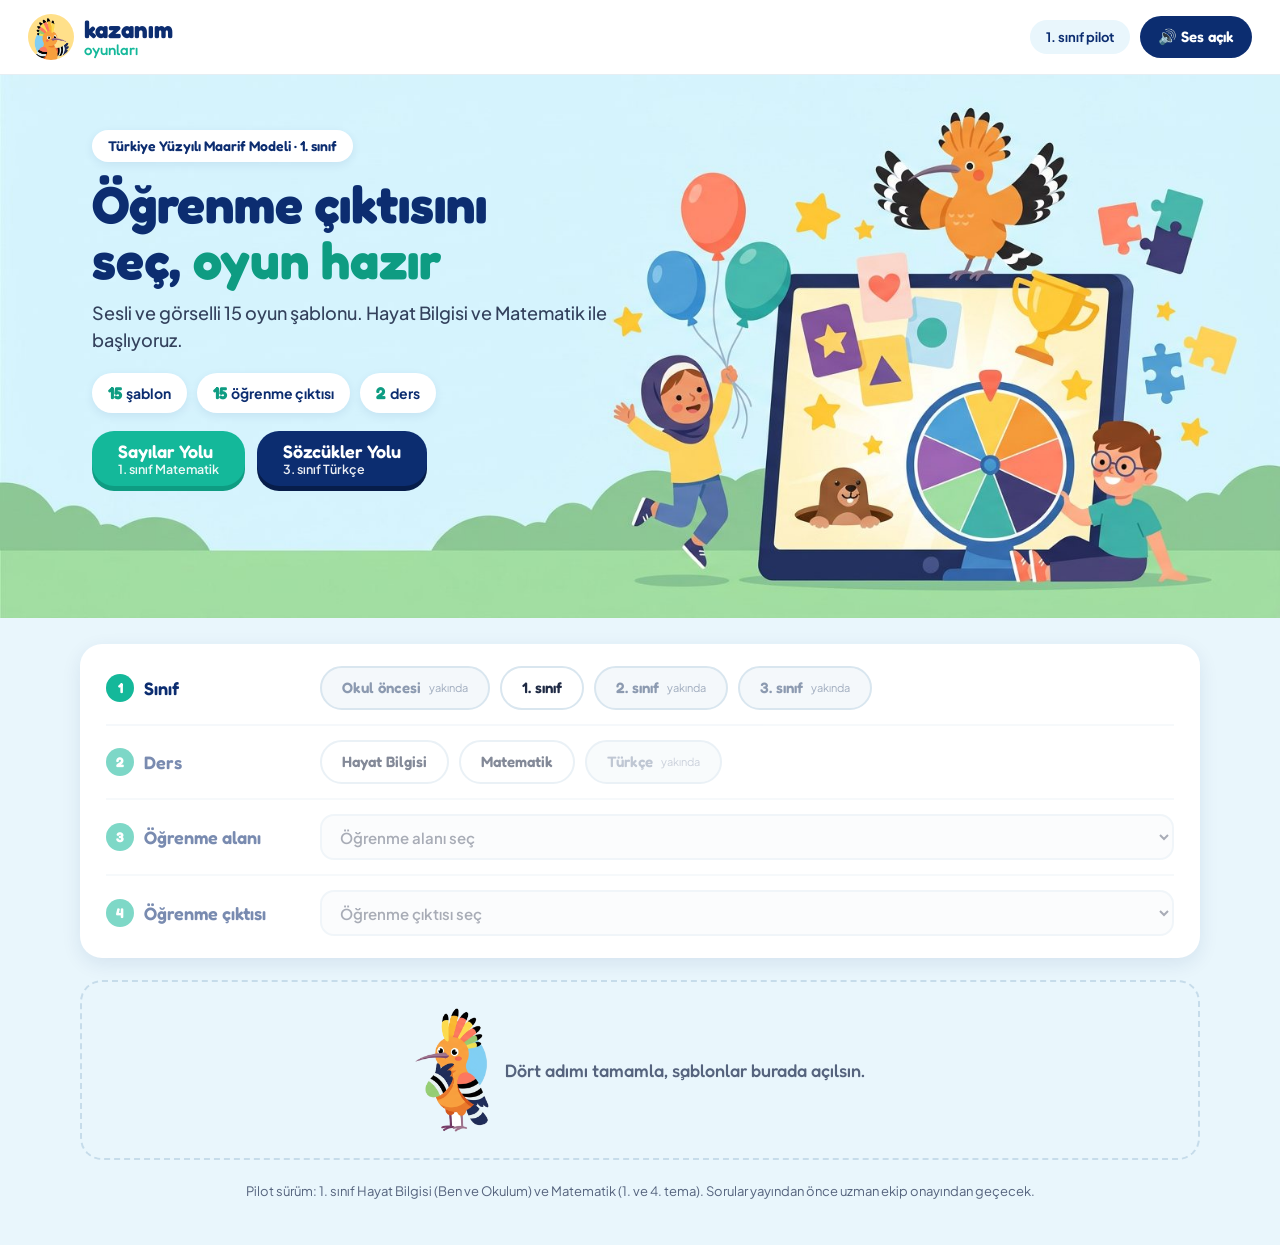
<file: index.html>
<!DOCTYPE html>
<html lang="tr">
<head>
<meta charset="utf-8">
<meta name="viewport" content="width=device-width, initial-scale=1">
<title>Kazanım Oyunları</title>
<meta name="description" content="Türkiye Yüzyılı Maarif Modeli öğrenme çıktılarına göre sesli ve görselli ilkokul oyunları. Pilot sürüm.">
<link rel="preconnect" href="https://fonts.googleapis.com">
<link href="https://fonts.googleapis.com/css2?family=Fredoka:wght@500;600;700&family=Plus+Jakarta+Sans:wght@500;600;700&display=swap" rel="stylesheet">
<link rel="stylesheet" href="style.css?v=11200515">
</head>
<body>
<div id="app"></div>
<script src="assets.js?v=11200515"></script>
<script src="data.js?v=11200515"></script>
<script src="data-mat.js?v=11200515"></script>
<script src="data-extra.js?v=11200515"></script>
<script src="app.js?v=11200515"></script>
</body>
</html>
</file>
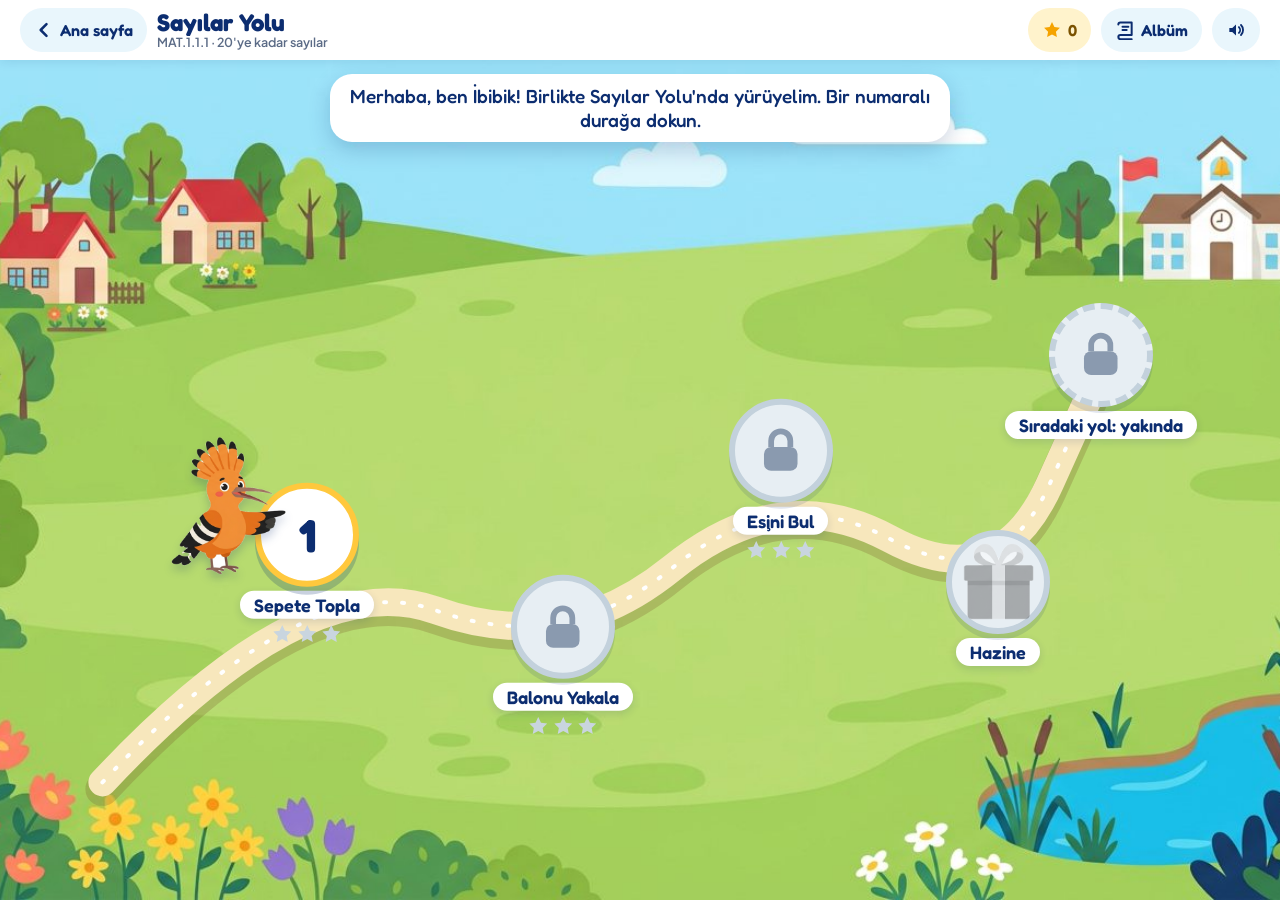
<file: ornek/index.html>
<!DOCTYPE html>
<html lang="tr">
<head>
<meta charset="utf-8">
<meta name="viewport" content="width=device-width, initial-scale=1, viewport-fit=cover">
<title>Sayılar Yolu · Kazanım Oyunları</title>
<meta name="description" content="MAT.1.1.1 için örnek durak: harita, konuşan ibibik, ödül ve üç oyun.">
<link rel="preconnect" href="https://fonts.googleapis.com">
<link href="https://fonts.googleapis.com/css2?family=Fredoka:wght@500;600;700&family=Plus+Jakarta+Sans:wght@500;600;700&display=swap" rel="stylesheet">
<link rel="stylesheet" href="ornek.css?v=11200515">
</head>
<body>
<div id="app"></div>
<script src="yol.js?v=11200515"></script>
<script src="sayilar.js?v=11200515"></script>
</body>
</html>
</file>
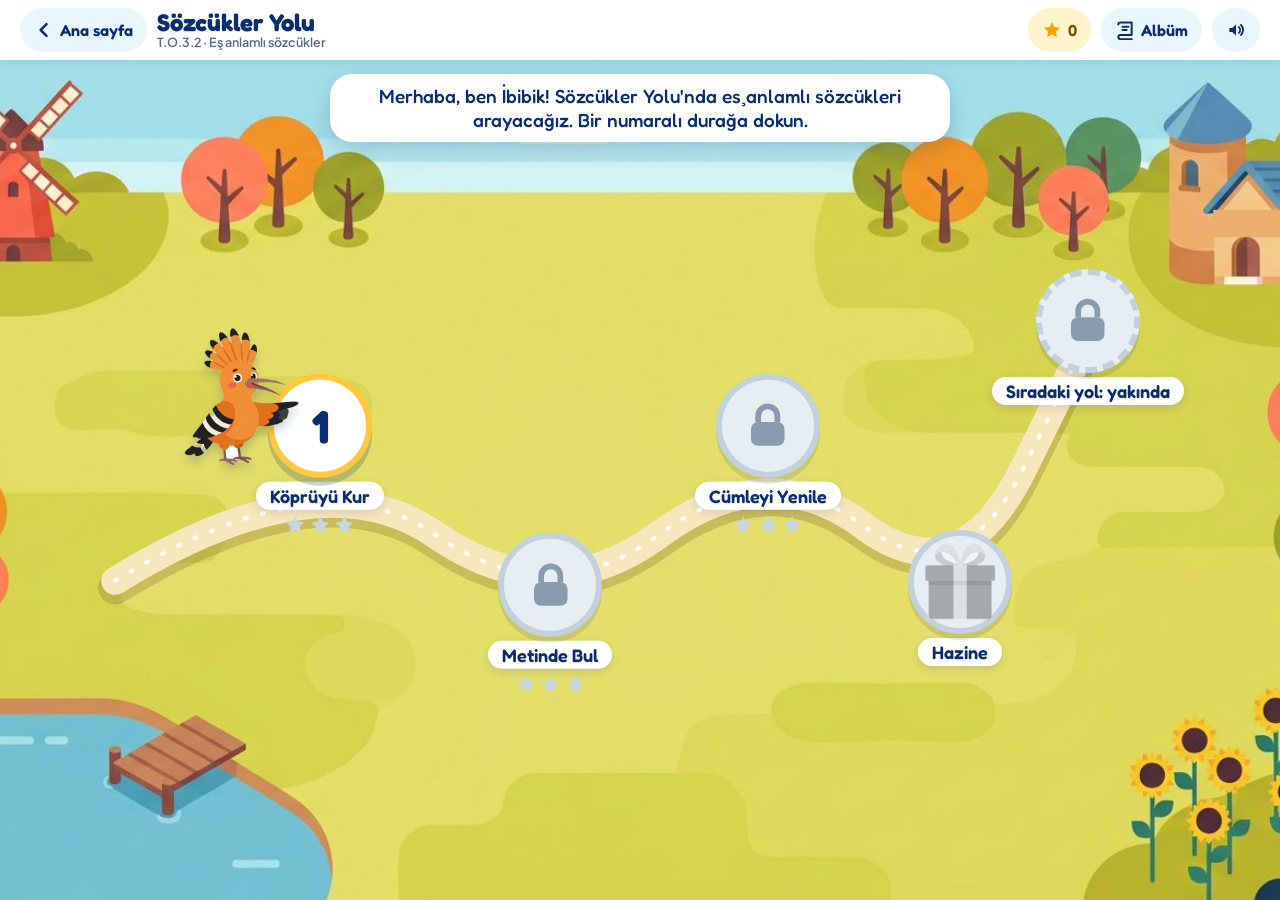
<file: ornek/sozcukler.html>
<!DOCTYPE html>
<html lang="tr">
<head>
<meta charset="utf-8">
<meta name="viewport" content="width=device-width, initial-scale=1, viewport-fit=cover">
<title>Sözcükler Yolu · Kazanım Oyunları</title>
<meta name="description" content="3. sınıf Türkçe, eş anlamlı sözcükler için örnek durak: harita, konuşan ibibik, ödül ve üç oyun.">
<link rel="preconnect" href="https://fonts.googleapis.com">
<link href="https://fonts.googleapis.com/css2?family=Fredoka:wght@500;600;700&family=Plus+Jakarta+Sans:wght@500;600;700&display=swap" rel="stylesheet">
<link rel="stylesheet" href="ornek.css?v=11200515">
</head>
<body>
<div id="app"></div>
<script src="yol.js?v=11200515"></script>
<script src="sozcukler.js?v=11200515"></script>
</body>
</html>
</file>
<file: style.css>
:root {
  /* Yerleşim: çivit mavisi kahraman bandı + dalga, üstüne binen beyaz seçim panosu, altında güneş sarısı oyun rafı.
     Oyun ekranı: her oyunun kendi çizilmiş sahnesi; kalın mürekkep çizgili, sert gölgeli karolar. */
  --ink: #1C1B4B;
  --indigo: #3B4BE8;
  --sun: #FFC933;
  --lime: #9BE14B;
  --coral: #FF5E5B;
  --teal: #12B5A6;
  --pink: #F45DA5;
  --orange: #FF9A2E;
  --skyb: #5CC8FF;
  --paper: #FFFDF6;
  --muted: #56557A;
  --ok: #2FB45A;
  --display: "Fredoka", "Baloo 2", "Trebuchet MS", sans-serif;
  --body: "Nunito", "Segoe UI", Roboto, Arial, sans-serif;
  --edge: 3px solid var(--ink);
  color-scheme: light;
}
* { box-sizing: border-box; }
html, body { height: 100%; margin: 0; }
body { background: var(--sun); color: var(--ink); font-family: var(--body); font-size: 17px; line-height: 1.45; -webkit-tap-highlight-color: transparent; }
#app { min-height: 100%; display: flex; flex-direction: column; }
button { font: inherit; color: inherit; cursor: pointer; border: 0; background: none; touch-action: manipulation; }
button:focus-visible, select:focus-visible { outline: 4px solid #fff; outline-offset: 2px; box-shadow: 0 0 0 8px var(--ink); }
h1, h2, h3 { font-family: var(--display); line-height: 1.1; margin: 0; text-wrap: balance; }
[hidden] { display: none !important; }

/* üst çubuk */
.top { display: flex; align-items: center; justify-content: space-between; gap: 12px; padding: 12px 20px; background: var(--indigo); color: #fff; flex-wrap: wrap; }
.brand { display: flex; align-items: center; gap: 10px; font-family: var(--display); font-weight: 700; font-size: 24px; }
.logo { display: grid; place-items: center; width: 42px; height: 42px; border-radius: 14px; background: var(--sun); color: var(--ink); font-size: 26px; border: var(--edge); box-shadow: var(--shadow); rotate: -6deg; }
.snd { background: #fff; color: var(--ink); padding: 8px 16px; border-radius: 999px; font-weight: 800; min-height: 44px; border: var(--edge); box-shadow: var(--shadow); }

/* kahraman bandı */
.hero { position: relative; background: var(--indigo); color: #fff; padding: 18px 20px 86px; display: flex; align-items: center; justify-content: center; gap: 28px; overflow: hidden;
  background-image: radial-gradient(circle at 8% 30%, rgba(255,255,255,.13) 0 26px, transparent 27px), radial-gradient(circle at 92% 22%, rgba(255,201,51,.5) 0 18px, transparent 19px), radial-gradient(circle at 78% 78%, rgba(155,225,75,.45) 0 12px, transparent 13px), radial-gradient(circle at 22% 82%, rgba(244,93,165,.5) 0 14px, transparent 15px); }
.hero::after { content: ""; position: absolute; left: 0; right: 0; bottom: -1px; height: 46px; background: var(--sun); -webkit-mask: radial-gradient(42px 46px at 42px 46px, #000 98%, transparent) 0 0 / 84px 100% repeat-x; mask: radial-gradient(42px 46px at 42px 46px, #000 98%, transparent) 0 0 / 84px 100% repeat-x; }
.herotext { max-width: 620px; }
.hero h1 { font-size: clamp(30px, 5.4vw, 54px); font-weight: 700; text-shadow: 0 4px 0 var(--ink); letter-spacing: .01em; }
.hero p { margin: 10px 0 0; font-size: 19px; font-weight: 700; opacity: .95; }
.mascot { width: 84px; flex: none; }
.mascot svg { display: block; width: 100%; height: auto; }
.mascot.big { width: clamp(110px, 16vw, 170px); animation: bob 2.6s ease-in-out infinite; }
.mascot.jump { width: 110px; animation: bob 0.9s ease-in-out infinite; }
@keyframes bob { 50% { transform: translateY(-10px) rotate(-3deg); } }

/* ana gövde */
.home { width: 100%; max-width: 1060px; margin: -62px auto 0; padding: 0 20px 44px; display: flex; flex-direction: column; gap: 30px; position: relative; }
.picker { background: var(--paper); border: var(--edge); border-radius: 26px; box-shadow: var(--shadow); padding: 6px 20px; }
.step { display: flex; gap: 14px; align-items: center; flex-wrap: wrap; padding: 14px 0; border-top: 3px dashed #E3DFCB; }
.step:first-child { border-top: 0; }
.step.locked { opacity: .4; }
.steplabel { font-family: var(--display); font-weight: 600; font-size: 20px; display: flex; align-items: center; gap: 10px; width: 200px; flex: none; }
.num { display: grid; place-items: center; width: 36px; height: 36px; border-radius: 50%; background: var(--sun); border: var(--edge); font-size: 19px; font-weight: 700; flex: none; }
.chips { display: flex; flex-wrap: wrap; gap: 10px; flex: 1; min-width: 220px; }
.chip { --c: #fff; display: inline-flex; flex-direction: column; align-items: center; justify-content: center; line-height: 1.1; min-height: 54px; padding: 8px 20px; border-radius: 16px; background: var(--c); border: var(--edge); box-shadow: var(--shadow); font-family: var(--display); font-weight: 600; font-size: 19px; transition: transform .08s, box-shadow .08s; }
.chips.grade .k0 { --c: #FFD3E6; } .chips.grade .k1 { --c: #FFE38A; } .chips.grade .k2 { --c: #C9F29B; } .chips.grade .k3 { --c: #B9E6FF; }
.chips.course .k0 { --c: #FFC7A8; } .chips.course .k1 { --c: #C9D0FF; } .chips.course .k2 { --c: #B6F0E9; }
.chip:not(:disabled):hover { transform: translateY(-2px); box-shadow: var(--shadow); }
.chip.on { background: var(--ink); color: #fff; transform: translateY(3px); box-shadow: var(--shadow); }
.chip.soon { background: #F1EEDF; color: var(--muted); border-style: dashed; box-shadow: none; }
.chip small { font-family: var(--body); font-size: 12px; font-weight: 800; opacity: .8; }
.chip:disabled { cursor: not-allowed; }
select { flex: 1; min-width: 240px; max-width: 100%; font: inherit; font-weight: 800; color: var(--ink); background: #fff; border: var(--edge); border-radius: 16px; padding: 10px 14px; min-height: 54px; box-shadow: var(--shadow); }
select:disabled { cursor: not-allowed; box-shadow: none; border-style: dashed; }

/* oyun rafı */
.gamesbox { position: relative; background: var(--paper); border: var(--edge); border-radius: 26px; box-shadow: var(--shadow); padding: 34px 20px 22px; display: flex; flex-direction: column; gap: 10px; scroll-margin-top: 28px; }
.ribbon { position: absolute; top: -22px; left: 50%; translate: -50% 0; background: var(--coral); color: #fff; font-family: var(--display); font-weight: 700; font-size: 24px; padding: 4px 34px; border: var(--edge); border-radius: 14px; box-shadow: var(--shadow); rotate: -2deg; white-space: nowrap; }
.gamesbox.empty { flex-direction: row; align-items: center; justify-content: center; gap: 16px; padding: 26px 20px; border-style: dashed; box-shadow: none; background: rgba(255,253,246,.6); font-family: var(--display); font-weight: 600; font-size: 21px; }
.gamesbox.empty p { margin: 0; }
.outhead { display: flex; align-items: center; gap: 10px; flex-wrap: wrap; }
.code { font-family: var(--display); font-weight: 600; background: var(--ink); color: #fff; padding: 2px 12px; border-radius: 10px; letter-spacing: .03em; }
.pill { font-size: 13px; font-weight: 800; padding: 4px 10px; border-radius: 999px; border: 2px solid var(--ink); }
.pill.uygun { background: #C9F29B; } .pill.kismen { background: #FFE38A; } .pill.degil { background: #FFC0BE; }
.meta { font-size: 14px; color: var(--muted); font-weight: 800; }
.outtitle { font-size: clamp(22px, 3.2vw, 30px); font-weight: 600; }
.note { margin: 0; color: var(--muted); font-size: 15px; font-weight: 600; }
.games { display: grid; grid-template-columns: repeat(auto-fit, minmax(250px, 1fr)); gap: 20px; margin-top: 10px; }
.game { --c: var(--skyb); text-align: left; background: #fff; border: var(--edge); border-radius: 22px; box-shadow: var(--shadow); overflow: hidden; display: flex; flex-direction: column; transition: transform .1s, box-shadow .1s; }
.game:not(:disabled):hover { transform: translateY(-4px) rotate(-1deg); box-shadow: var(--shadow); }
.game:not(:disabled):active { transform: translateY(4px); box-shadow: var(--shadow); }
.game:disabled { opacity: .45; cursor: not-allowed; }
.game.test { --c: #5CC8FF; } .game.kutu { --c: #B9A5FF; } .game.balon { --c: #AEE6FF; } .game.esle { --c: #9BE14B; } .game.hafiza { --c: #FFD3E6; } .game.grup { --c: #FFE38A; }
.gthumb { display: block; background: var(--c); border-bottom: var(--edge); padding: 14px 24px; background-image: radial-gradient(rgba(255,255,255,.45) 2px, transparent 3px); background-size: 18px 18px; }
.gthumb svg { display: block; width: 100%; height: auto; max-height: 130px; font-family: var(--display); }
.ginfo { display: grid; gap: 2px; padding: 12px 16px 4px; }
.gname { font-family: var(--display); font-weight: 700; font-size: 26px; }
.gdesc { color: var(--muted); font-size: 15px; font-weight: 600; }
.gstars { padding: 0 16px 12px; color: var(--orange); font-size: 26px; letter-spacing: 3px; -webkit-text-stroke: 1px var(--ink); }
.status { margin: 0; font-size: 14px; font-weight: 700; color: var(--ink); opacity: .75; text-align: center; }
.back { align-self: flex-start; font-weight: 800; padding: 8px 16px; border-radius: 999px; background: #fff; border: var(--edge); box-shadow: var(--shadow); min-height: 44px; }
.go { background: var(--coral); color: #fff; font-family: var(--display); font-weight: 700; font-size: 21px; padding: 10px 26px; border-radius: 18px; min-height: 56px; border: var(--edge); box-shadow: var(--shadow); }
.go:active { transform: translateY(4px); box-shadow: var(--shadow); }
.go.alt { background: #fff; color: var(--ink); }
.go.big { font-size: 30px; padding: 12px 46px; background: var(--lime); color: var(--ink); animation: pulse 1.4s ease-in-out infinite; }
@keyframes pulse { 50% { scale: 1.06; } }

/* sahne */
.play { flex: 1; display: flex; flex-direction: column; min-height: 100%; background: #BFE6FA; }
.playbar { display: flex; align-items: center; gap: 12px; padding: 10px 14px; flex-wrap: wrap; position: relative; z-index: 2; }
.ptitle { font-family: var(--display); font-weight: 700; font-size: 26px; flex: 1; color: #fff; text-shadow: 0 3px 0 var(--ink), 2px 0 0 var(--ink), -2px 0 0 var(--ink), 0 -2px 0 var(--ink); }
.dots { display: flex; gap: 6px; background: #fff; border: var(--edge); border-radius: 999px; padding: 6px 10px; }
.dots i { width: 16px; height: 16px; border-radius: 50%; background: #DDD9C6; border: 2px solid var(--ink); }
.dots i.ok { background: var(--lime); } .dots i.bad { background: var(--sun); }
.fs { font-size: 20px; padding: 6px 14px; }
.stage { flex: 1; width: 100%; max-width: 1000px; margin: 0 auto; padding: 10px 16px 28px; display: flex; flex-direction: column; gap: 18px; position: relative; z-index: 1; }
.lead { margin: 0; align-self: center; background: #fff; border: var(--edge); border-radius: 18px; box-shadow: var(--shadow); padding: 8px 22px; font-family: var(--display); font-weight: 600; font-size: clamp(21px, 3.2vw, 28px); text-align: center; }

/* sahne zeminleri */
.scene.test, .scene.kutu { background: #FFE9B8; background-image: linear-gradient(#F6C56F, #F6C56F), conic-gradient(from 150deg at 50% 0, var(--coral) 60deg, transparent 0), conic-gradient(from 150deg at 50% 0, var(--teal) 60deg, transparent 0), conic-gradient(from 150deg at 50% 0, var(--indigo) 60deg, transparent 0); background-size: 100% 86px, 120px 56px, 120px 56px, 120px 56px; background-position: bottom, 0 0, 40px 0, 80px 0; background-repeat: no-repeat, repeat-x, repeat-x, repeat-x; }
.scene.kutu { background-color: #E7DCFF; }
.scene.balon { background: linear-gradient(#7FD0FF, #D9F2FF 70%); }
.scene.esle { background-color: #DFF6D0; background-image: linear-gradient(rgba(28,27,75,.07) 2px, transparent 2px), linear-gradient(90deg, rgba(28,27,75,.07) 2px, transparent 2px); background-size: 34px 34px; }
.scene.hafiza { background-color: #C98B4E; background-image: repeating-linear-gradient(90deg, rgba(0,0,0,.08) 0 3px, transparent 3px 120px), repeating-linear-gradient(0deg, rgba(255,255,255,.06) 0 2px, transparent 2px 22px); }
.scene.grup { background: linear-gradient(#9FDCFF 0 46%, #8FD84A 46% 100%); }

/* başlangıç kartı */
.startcard, .end { margin: auto; background: var(--paper); border: var(--edge); border-radius: 30px; box-shadow: var(--shadow); padding: 26px 30px 30px; text-align: center; display: grid; gap: 10px; justify-items: center; max-width: 520px; width: 100%; }
.startcard .mascot { width: 120px; margin-top: -78px; animation: bob 2.2s ease-in-out infinite; }
.startcard { margin-top: auto; margin-bottom: auto; }
.startcard h2 { font-size: clamp(34px, 6vw, 48px); font-weight: 700; }
.startcard p { margin: 0 0 8px; font-size: 20px; font-weight: 700; color: var(--muted); }

/* soru */
.q { background: var(--paper); border: var(--edge); border-radius: 26px; box-shadow: var(--shadow); padding: 16px; display: grid; justify-items: center; gap: 8px; text-align: center; }
.q.slim { grid-template-columns: auto 1fr auto; align-items: center; text-align: left; justify-items: start; padding: 10px 16px; }
.q.slim .qe { font-size: 44px; }
.qe { font-size: clamp(60px, 11vw, 96px); line-height: 1; }
.q h2 { font-size: clamp(22px, 3.6vw, 34px); font-weight: 600; }
.listen { background: var(--sun); font-weight: 800; padding: 8px 20px; border-radius: 999px; min-height: 48px; border: var(--edge); box-shadow: var(--shadow); }
.opts { display: grid; grid-template-columns: repeat(auto-fit, minmax(200px, 1fr)); gap: 16px; }
.optw { position: relative; display: flex; }
.opt { flex: 1; background: #fff; border: var(--edge); box-shadow: var(--shadow); border-radius: 22px; padding: 16px 12px 18px; display: grid; justify-items: center; gap: 6px; min-height: 136px; align-content: center; transition: transform .08s, box-shadow .08s; }
.optw:nth-child(1) .opt { background: #FFE38A; } .optw:nth-child(2) .opt { background: #C9F29B; } .optw:nth-child(3) .opt { background: #B9E6FF; }
.opt:not(:disabled):active { transform: translateY(5px); box-shadow: var(--shadow); }
.oe { font-size: 54px; line-height: 1; }
.ot { font-family: var(--display); font-weight: 600; font-size: clamp(19px, 2.6vw, 24px); line-height: 1.2; text-align: center; }
.optw .opt.ok { background: var(--lime); animation: pop .4s; }
.optw .opt.bad { background: #E9E6DA; opacity: .5; box-shadow: none; border-style: dashed; }
@keyframes pop { 40% { scale: 1.08; } }
.ospk { position: absolute; top: 8px; right: 8px; width: 44px; height: 44px; border-radius: 50%; background: #fff; border: 2px solid var(--ink); font-size: 19px; }

/* kutular */
.boxes { display: grid; grid-template-columns: repeat(3, 1fr); gap: 18px; max-width: 600px; width: 100%; margin: 0 auto; }
.box { aspect-ratio: 1; border-radius: 22px; background: var(--orange); padding: 12%; border: var(--edge); box-shadow: var(--shadow); font-family: var(--display); font-weight: 700; font-size: clamp(38px, 8vw, 66px); color: var(--ink); position: relative; isolation: isolate; transition: transform .08s; }
.box::before { content: ""; position: absolute; inset: 11%; background: #fff; border-radius: 12px; border: 2px solid var(--ink); z-index: -1; }
.box:nth-child(6n+2) { background: var(--sun); } .box:nth-child(6n+3) { background: var(--lime); } .box:nth-child(6n+4) { background: var(--skyb); } .box:nth-child(6n+5) { background: var(--pink); } .box:nth-child(6n) { background: #B9A5FF; }
.box:not(:disabled):hover { transform: rotate(-3deg) scale(1.03); }
.box:disabled { box-shadow: none; transform: translateY(6px); cursor: default; filter: saturate(.5); }
.box.ok::before { background: var(--lime); } .box.bad::before { background: #E9E6DA; }
.boxpanel { display: flex; flex-direction: column; gap: 18px; }

/* balonlar */
.stage.balon { max-width: none; padding-bottom: 0; }
.sky { --travel: 800px; position: relative; flex: 1; min-height: 380px; overflow: hidden;
  background-image: radial-gradient(ellipse 60% 100% at 20% 100%, #7ACB45 99%, transparent), radial-gradient(ellipse 70% 100% at 80% 100%, #8FD84A 99%, transparent), radial-gradient(circle at 88% 16%, #FFD84D 0 34px, rgba(255,216,77,.35) 35px 52px, transparent 53px), radial-gradient(ellipse 70px 26px at 18% 22%, #fff 99%, transparent), radial-gradient(ellipse 46px 22px at 24% 17%, #fff 99%, transparent), radial-gradient(ellipse 80px 26px at 58% 34%, #fff 99%, transparent);
  background-size: 100% 110px, 100% 80px, 100% 100%, 100% 100%, 100% 100%, 100% 100%; background-position: bottom, bottom, 0 0, 0 0, 0 0, 0 0; background-repeat: no-repeat; }
.balloon { --c: var(--coral); position: absolute; bottom: -200px; width: min(28%, 190px); min-width: 120px; aspect-ratio: 5 / 6; border-radius: 50% 50% 50% 50% / 46% 46% 54% 54%; background: var(--c); border: var(--edge); color: #fff; display: grid; align-content: center; justify-items: center; gap: 2px; padding: 10px; box-shadow: inset -12px -14px 0 rgba(0,0,0,.14), inset 10px 10px 0 rgba(255,255,255,.22); animation: rise linear infinite; }
.balloon::after { content: ""; position: absolute; top: 100%; left: 50%; width: 3px; height: 50px; background: var(--ink); }
.balloon.c1 { --c: var(--coral); } .balloon.c2 { --c: var(--indigo); } .balloon.c3 { --c: var(--teal); }
.be { font-size: clamp(30px, 5vw, 44px); line-height: 1; }
.balloon .bt { font-family: var(--display); font-weight: 600; font-size: clamp(15px, 2.1vw, 20px); line-height: 1.1; text-align: center; text-shadow: 0 2px 0 rgba(0,0,0,.25); }
.balloon.pop { animation-play-state: paused; transition: scale .25s, opacity .25s; scale: 1.5; opacity: 0; }
.balloon.gone { animation-play-state: paused; transition: opacity .3s; opacity: .12; }
@keyframes rise { from { transform: translateY(0); } to { transform: translateY(calc(-1 * var(--travel))); } }

/* eşleştir */
.mgrid { display: grid; grid-template-columns: 1fr 1fr; gap: 26px; }
.mcol { display: grid; gap: 14px; align-content: start; }
.mcard { background: #fff; border: var(--edge); box-shadow: var(--shadow); border-radius: 18px; padding: 10px 14px; min-height: 74px; display: flex; align-items: center; gap: 12px; text-align: left; }
.mcol:last-child .mcard { background: #FFE38A; }
.me { font-size: 36px; line-height: 1; flex: none; }
.mt { font-family: var(--display); font-weight: 600; font-size: clamp(17px, 2.4vw, 22px); line-height: 1.15; }
.mcard.sel, .mcol:last-child .mcard.sel { background: var(--ink); color: #fff; transform: translateY(3px); box-shadow: var(--shadow); }
.mcard.ok, .mcol:last-child .mcard.ok { background: var(--lime); box-shadow: none; transform: translateY(6px); }
.shake { animation: shake .45s; }
@keyframes shake { 20%, 60% { transform: translateX(-8px); } 40%, 80% { transform: translateX(8px); } }

/* hafıza */
.mem { display: grid; grid-template-columns: repeat(4, 1fr); gap: 14px; }
.flip { aspect-ratio: 4 / 3; border-radius: 18px; position: relative; background: var(--pink); border: var(--edge); box-shadow: var(--shadow); color: #fff; background-image: radial-gradient(rgba(255,255,255,.3) 3px, transparent 4px); background-size: 22px 22px; }
.flip .front { font-family: var(--display); font-weight: 700; font-size: clamp(34px, 7vw, 56px); text-shadow: 0 3px 0 var(--ink); }
.flip .backface { display: none; position: absolute; inset: 0; padding: 6px; align-content: center; justify-items: center; gap: 2px; }
.flip.open { background: #fff; color: var(--ink); animation: pop .3s; }
.flip.open .front { display: none; }
.flip.open .backface { display: grid; }
.flip.ok { background: var(--lime); }
.flip .mt { text-align: center; font-size: clamp(14px, 2vw, 19px); }

/* grupla */
.gcardbox { flex: 1; display: grid; place-items: center; min-height: 190px; }
.gcard { background: #fff; border: var(--edge); box-shadow: var(--shadow); border-radius: 26px; padding: 18px 34px; display: grid; justify-items: center; gap: 6px; min-width: 240px; animation: pop .35s; rotate: -2deg; }
.gcard .me { font-size: clamp(64px, 12vw, 96px); }
.gcard .mt { font-size: clamp(24px, 4vw, 34px); text-align: center; }
.baskets { display: grid; grid-template-columns: 1fr 1fr; gap: 18px; }
.basket { border-radius: 20px 20px 46px 46px; padding: 18px 12px; min-height: 136px; display: grid; justify-items: center; align-content: center; gap: 4px; color: #fff; background: var(--teal); border: var(--edge); box-shadow: var(--shadow); background-image: repeating-linear-gradient(90deg, rgba(0,0,0,.1) 0 4px, transparent 4px 26px); }
.basket.b1 { background-color: var(--orange); }
.basket .be { font-size: 46px; }
.basket .bt { font-family: var(--display); font-weight: 700; font-size: clamp(19px, 3vw, 26px); text-align: center; line-height: 1.1; text-shadow: 0 2px 0 rgba(0,0,0,.3); }
.basket.hit { scale: 1.06; transition: scale .2s; }

/* bitiş */
.bigstars { font-size: clamp(56px, 12vw, 84px); color: var(--sun); letter-spacing: 6px; line-height: 1; -webkit-text-stroke: 3px var(--ink); }
.end h2 { font-size: 40px; font-weight: 700; }
.end p { margin: 0; color: var(--muted); font-weight: 800; }
.endbtns { display: flex; gap: 14px; flex-wrap: wrap; justify-content: center; margin-top: 10px; }
.confetti { position: fixed; inset: 0; width: 100%; height: 100%; pointer-events: none; z-index: 50; }

@media (max-width: 620px) {
  .steplabel { width: 100%; }
  .mgrid { gap: 12px; }
  .mem { grid-template-columns: repeat(3, 1fr); }
  .q.slim { grid-template-columns: 1fr; justify-items: center; text-align: center; }
  .hero .mascot.big { display: none; }
  .gamesbox.empty { flex-direction: column; text-align: center; }
}
@media (prefers-reduced-motion: reduce) {
  .sky { display: flex; gap: 12px; align-items: center; justify-content: center; flex-wrap: wrap; padding: 16px; }
  .balloon { position: static; animation: none; }
  .balloon::after { display: none; }
  .shake, .mascot, .go.big, .gcard, .flip.open, .opt.ok { animation: none !important; }
}

/* çokluk ve işlem görselleri */
.qe.many { font-size: clamp(26px, 4.6vw, 42px); line-height: 1.25; white-space: pre-line; letter-spacing: 3px; max-width: 100%; }
.qe.expr { font-family: var(--display); font-weight: 700; font-size: clamp(38px, 7vw, 64px); white-space: pre-line; background: #fff; border: var(--edge); border-radius: 18px; padding: 4px 22px; }
.q.slim .qe.many { font-size: 24px; letter-spacing: 1px; }
.q.slim .qe.expr { font-size: 32px; padding: 2px 14px; }
.ot.big, .bt.big { font-size: clamp(40px, 7vw, 60px) !important; font-weight: 700; }
.mt { white-space: pre-line; }
.game.cark { --c: #FFD3E6; } .game.dy { --c: #C9F29B; } .game.yarisma { --c: #B9A5FF; } .game.bul { --c: #FFE38A; } .game.kart { --c: #B9E6FF; } .game.kostebek { --c: #A9E37A; }

/* yeni sahneler */
.scene.cark { background: radial-gradient(circle at 50% 46%, #FFE9B8 0 38%, #FFD27A 39% 100%); }
.scene.dy { background-color: #D7F5FF; background-image: radial-gradient(rgba(28,27,75,.08) 3px, transparent 4px); background-size: 30px 30px; }
.scene.yarisma { background: radial-gradient(ellipse 60% 70% at 20% 0, rgba(255,255,255,.28), transparent 70%), radial-gradient(ellipse 60% 70% at 80% 0, rgba(255,201,51,.3), transparent 70%), #2A2F9E; }
.scene.bul { background-color: #FFF1C4; background-image: linear-gradient(rgba(28,27,75,.06) 2px, transparent 2px), linear-gradient(90deg, rgba(28,27,75,.06) 2px, transparent 2px); background-size: 34px 34px; }
.scene.kart { background-color: #C98B4E; background-image: repeating-linear-gradient(90deg, rgba(0,0,0,.08) 0 3px, transparent 3px 120px); }
.scene.kostebek { background: linear-gradient(#9FDCFF 0 22%, #8FD84A 22% 100%); }

/* çarkıfelek */
.wheelbox { margin: auto; display: grid; justify-items: center; gap: 18px; position: relative; }
.wheel { width: min(64vw, 380px); aspect-ratio: 1; border-radius: 50%; border: 6px solid var(--ink); box-shadow: var(--shadow); position: relative; transition: transform 2.6s cubic-bezier(.17,.67,.2,1); }
.wheel::after { content: ""; position: absolute; inset: 42%; border-radius: 50%; background: #fff; border: var(--edge); }
.wnum { position: absolute; inset: 0; display: grid; place-items: center; font-family: var(--display); font-weight: 700; font-size: clamp(26px, 5vw, 40px); color: var(--ink); }
.wnum.used { opacity: .25; }
.wpointer { width: 0; height: 0; border-left: 18px solid transparent; border-right: 18px solid transparent; border-top: 34px solid var(--ink); margin-bottom: -26px; position: relative; z-index: 2; }

/* doğru yanlış ve bilgi kartları */
.claim { align-self: center; background: #fff; border: var(--edge); box-shadow: var(--shadow); border-radius: 24px; padding: 14px 40px; display: grid; justify-items: center; gap: 4px; min-width: 220px; }
.claim.ok { background: var(--lime); } .claim.bad { background: #FFC0BE; }
.tfrow { display: grid; grid-template-columns: 1fr 1fr; gap: 18px; max-width: 640px; width: 100%; margin: 0 auto; }
.tf { min-height: 96px; border-radius: 24px; border: var(--edge); box-shadow: var(--shadow); font-family: var(--display); font-weight: 700; font-size: clamp(24px, 4vw, 34px); color: var(--ink); }
.tf.yes { background: var(--lime); } .tf.no { background: #FF8A87; }
.tf:active { transform: translateY(5px); box-shadow: var(--shadow); }
.tf.hit { scale: 1.06; transition: scale .2s; }
.bigcard { align-self: center; width: min(100%, 460px); min-height: 250px; background: #fff; border: var(--edge); box-shadow: var(--shadow); border-radius: 28px; padding: 20px; display: grid; align-content: center; justify-items: center; gap: 10px; rotate: -1.5deg; }
.bigcard.back { background: #FFE38A; rotate: 1.5deg; }
.cardface { display: grid; justify-items: center; gap: 6px; }
.cardface .me { font-size: 80px; }
.cardface .mt { font-size: clamp(28px, 5vw, 44px); text-align: center; }
.fliphint { font-size: 14px; font-weight: 800; color: var(--muted); }

/* yarışma */
.hud { display: flex; align-items: center; gap: 14px; background: #fff; border: var(--edge); border-radius: 999px; box-shadow: var(--shadow); padding: 8px 18px; }
.lives { color: var(--coral); font-size: 26px; letter-spacing: 3px; }
.points { font-family: var(--display); font-weight: 700; font-size: 20px; white-space: nowrap; }
.timer { flex: 1; height: 18px; border-radius: 999px; background: #E9E6DA; border: 2px solid var(--ink); overflow: hidden; }
.timer i { display: block; height: 100%; background: var(--teal); transition: width 1s linear; }

/* eşini bul */
.findprompt { display: grid; place-items: center; min-height: 150px; }
.findprompt .gcard { padding: 12px 30px; }
.findprompt .gcard .me { font-size: 60px; }
.findgrid { display: grid; grid-template-columns: repeat(3, 1fr); gap: 14px; }
.mcard.tile { flex-direction: column; justify-content: center; text-align: center; min-height: 110px; background: #fff; }
.mcard.tile.ok { visibility: hidden; }

/* köstebek */
.field { display: grid; grid-template-columns: repeat(3, 1fr); gap: 18px 14px; flex: 1; align-content: center; }
.hole { position: relative; height: 170px; display: flex; align-items: flex-end; justify-content: center; }
.dirt { position: absolute; left: 6%; right: 6%; bottom: 0; height: 40px; border-radius: 50%; background: #6B4A2B; border: var(--edge); }
.mole { position: relative; z-index: 1; margin-bottom: 14px; width: 88%; min-height: 120px; background: #C9935E; border: var(--edge); border-radius: 60px 60px 18px 18px; display: grid; align-content: center; justify-items: center; gap: 2px; padding: 8px; animation: popup .3s; color: var(--ink); }
.mole .me { font-size: 38px; }
.mole .mt { font-size: clamp(15px, 2.2vw, 20px); text-align: center; background: #fff; border-radius: 10px; padding: 2px 8px; border: 2px solid var(--ink); }
.mole.hit { background: var(--lime); scale: .85; transition: scale .2s; }
.mole.miss { background: #FF8A87; }
@keyframes popup { from { transform: translateY(70%); opacity: 0; } }
@media (max-width: 620px) { .findgrid { grid-template-columns: repeat(2, 1fr); } .hole { height: 140px; } }

.mole .mt { font-size: clamp(18px, 2.8vw, 26px); }
.mcard.tile .mt, .findprompt .mt { font-size: clamp(20px, 3vw, 28px); }

/* sırala, labirent, uçan meyve */
.game.sirala { --c: #C9D0FF; } .game.labirent { --c: #B6F0C0; } .game.meyve { --c: #FFD9A8; }
.scene.sirala { background-color: #E4E7FF; background-image: linear-gradient(rgba(28,27,75,.06) 2px, transparent 2px), linear-gradient(90deg, rgba(28,27,75,.06) 2px, transparent 2px); background-size: 34px 34px; }
.scene.labirent { background-color: #2F8C45; background-image: radial-gradient(rgba(255,255,255,.12) 5px, transparent 6px), radial-gradient(rgba(0,0,0,.1) 5px, transparent 6px); background-size: 34px 34px; background-position: 0 0, 17px 17px; }
.scene.meyve { background: linear-gradient(#8FD6FF, #E3F6FF 78%, #8FD84A 78%); }
.slots { display: flex; gap: 12px; justify-content: center; flex-wrap: wrap; }
.slot { position: relative; flex: 1 1 120px; max-width: 190px; min-height: 120px; border: 3px dashed var(--ink); border-radius: 18px; background: rgba(255,255,255,.55); display: grid; place-items: center; padding: 8px; }
.slot.full { border-style: solid; background: var(--lime); box-shadow: var(--shadow); }
.slotnum { position: absolute; top: -14px; left: 50%; translate: -50% 0; width: 30px; height: 30px; border-radius: 50%; background: var(--sun); border: var(--edge); display: grid; place-items: center; font-family: var(--display); font-weight: 700; font-size: 16px; }
.placed { display: grid; justify-items: center; gap: 2px; animation: pop .3s; }
.placed .mt { text-align: center; font-size: clamp(18px, 2.8vw, 26px); }
.pool { display: flex; gap: 14px; justify-content: center; flex-wrap: wrap; margin-top: 10px; }
.pool .tile { flex: 1 1 130px; max-width: 200px; }
.hint { margin: 0; text-align: center; color: #fff; font-weight: 800; text-shadow: 0 2px 0 var(--ink); }
.maze { position: relative; display: grid; grid-template-columns: repeat(7, 1fr); grid-template-rows: repeat(5, 1fr); aspect-ratio: 7 / 5; width: min(100%, 88vh); margin: 0 auto; background: #F3E7B8; border: var(--edge); border-radius: 20px; box-shadow: var(--shadow); overflow: hidden; }
.mz { min-width: 0; min-height: 0; padding: 2px; display: grid; place-content: center; justify-items: center; border: 1px solid rgba(28,27,75,.07); border-radius: 0; overflow: hidden; }
.mz.wall { background: #3E9B4F; background-image: radial-gradient(rgba(255,255,255,.2) 4px, transparent 5px); background-size: 20px 20px; cursor: default; border-radius: 14px; margin: 3px; border: var(--edge); }
.mz.ans { background: #fff; border: var(--edge); border-radius: 14px; margin: 4px; }
.mz.ans.ok { background: var(--lime); } .mz.ans.gone { opacity: .2; border-style: dashed; }
.mz .me { font-size: clamp(20px, 3.6vw, 34px); }
.mz .mt { font-size: clamp(11px, 1.7vw, 16px); text-align: center; line-height: 1.05; }
.mz .mt.big { font-size: clamp(24px, 4.4vw, 40px) !important; }
.mzp, .mzg { position: absolute; width: calc(100% / 7); height: 20%; display: grid; place-items: center; pointer-events: none; transition: left .2s linear, top .2s linear; z-index: 2; }
.mzp svg { width: 78%; height: auto; }
.mzg { font-size: clamp(26px, 5vw, 46px); transition-duration: .5s; }
.stage.meyve { max-width: none; padding-bottom: 0; }
.air { --travel: 1200px; position: relative; flex: 1; min-height: 400px; overflow: hidden; }
.fruit { position: absolute; left: -230px; width: 200px; display: grid; justify-items: center; animation: fly linear infinite; }
.fr { font-size: 74px; line-height: 1; margin-bottom: -16px; filter: drop-shadow(0 4px 0 rgba(28,27,75,.25)); }
.plate { background: #fff; border: var(--edge); border-radius: 16px; box-shadow: var(--shadow); padding: 6px 12px; display: grid; justify-items: center; min-width: 120px; color: var(--ink); }
.plate .bt { font-family: var(--display); font-weight: 600; font-size: 18px; text-align: center; line-height: 1.1; text-shadow: none; }
.plate .be { font-size: 30px; }
.fruit.pop { animation-play-state: paused; transition: scale .25s, opacity .25s; scale: 1.4; opacity: 0; }
.fruit.gone { animation-play-state: paused; transition: opacity .3s; opacity: .15; }
@keyframes fly { from { transform: translateX(0); } to { transform: translateX(var(--travel)); } }
@media (prefers-reduced-motion: reduce) { .air { display: flex; gap: 14px; align-items: center; justify-content: center; flex-wrap: wrap; } .fruit { position: static; animation: none; } }

.maze { width: min(100%, 92vh); }
.mz .mt { max-width: 100%; overflow-wrap: anywhere; font-size: clamp(11px, 1.6vw, 15px); }
.mz.ans { overflow: visible; }

/* ============ sade görünüm ============ */
:root {
  /* Yerleşim: beyaz üst çubuk, açık mavi zemin, ince çizgili beyaz paneller.
     Oyun ekranı: solda çerçeveli oyun, sağda şablon değiştirme listesi. */
  --ink: #22303F; --muted: #5F7081; --line: #D3DDE6; --blue: #1A8FD6; --bg: #EAF3FA;
  --edge: 1px solid var(--line); --shadow: 0 1px 2px rgba(20, 40, 60, .08);
  --display: "Source Sans 3", "Segoe UI", Roboto, Arial, sans-serif; --body: "Source Sans 3", "Segoe UI", Roboto, Arial, sans-serif;
}
body { background: var(--bg); font-size: 16px; }
button:focus-visible, select:focus-visible { outline: 3px solid var(--blue); outline-offset: 2px; box-shadow: none; }
.top { background: #fff; color: var(--ink); border-bottom: 1px solid var(--line); padding: 10px 24px; }
.brand { font-weight: 700; font-size: 21px; }
.logo { rotate: 0deg; background: var(--blue); color: #fff; border: 0; box-shadow: none; border-radius: 5px; width: 30px; height: 30px; font-size: 19px; }
.snd { border: 1px solid var(--line); box-shadow: none; border-radius: 4px; font-weight: 600; font-size: 14px; padding: 6px 12px; min-height: 36px; }
.hero { background: none; color: var(--ink); padding: 30px 20px 4px; justify-content: flex-start; max-width: 1060px; margin: 0 auto; width: 100%; overflow: visible; }
.hero::after { display: none; }
.hero h1 { text-shadow: none; font-size: clamp(26px, 3.4vw, 34px); font-weight: 700; letter-spacing: 0; }
.hero p { font-weight: 400; font-size: 17px; color: var(--muted); margin-top: 6px; opacity: 1; }
.home { margin-top: 14px; gap: 18px; }
.picker, .gamesbox { border-radius: 6px; background: #fff; }
.picker { padding: 4px 20px; }
.step { border-top: 1px solid #EDF1F5; padding: 12px 0; }
.steplabel { font-size: 16px; font-weight: 600; width: 180px; }
.num { width: 24px; height: 24px; font-size: 13px; font-weight: 700; background: var(--bg); border: 1px solid var(--line); color: var(--blue); }
.picker .chip { background: #fff; border: 1px solid var(--line); border-radius: 4px; box-shadow: none; min-height: 40px; font-size: 15px; font-weight: 600; flex-direction: row; gap: 8px; padding: 6px 16px; transform: none; }
.picker .chip:not(:disabled):hover { transform: none; box-shadow: none; border-color: var(--blue); color: var(--blue); }
.picker .chip.on, .picker .chip.on:hover { background: var(--blue); border-color: var(--blue); color: #fff; }
.picker .chip.soon { background: #F6F8FA; border-style: solid; color: #97A5B3; }
.chip small { font-size: 11px; font-weight: 400; }
select { border-radius: 4px; box-shadow: none; min-height: 40px; font-weight: 400; font-size: 15px; padding: 6px 10px; }
select:disabled { border-style: solid; background: #F6F8FA; }
.gamesbox { padding: 18px 20px 20px; gap: 8px; }
.ribbon { position: static; translate: none; rotate: 0deg; background: none; color: var(--ink); border: 0; box-shadow: none; padding: 0; font-size: 20px; font-weight: 700; align-self: flex-start; order: 5; margin-top: 10px; }
.gamesbox .games { order: 6; margin-top: 4px; }
.gamesbox.empty { border-style: dashed; background: transparent; font-size: 16px; font-weight: 400; color: var(--muted); }
.code { background: #EEF2F6; color: var(--ink); border-radius: 3px; font-size: 14px; letter-spacing: 0; }
.pill { border: 0; font-weight: 600; font-size: 12px; border-radius: 3px; }
.pill.uygun { background: #DDF3E4; color: #1B6B3A; } .pill.kismen { background: #FFF1CC; color: #7A5200; }
.meta { font-weight: 400; font-size: 13px; }
.outtitle { font-size: 21px; font-weight: 700; }
.note { font-weight: 400; font-size: 14px; }
.games { grid-template-columns: repeat(auto-fill, minmax(168px, 1fr)); gap: 16px; }
.game, .gamesbox .game { background: #fff; border-radius: 4px; box-shadow: none; }
.game:not(:disabled):hover { transform: none; box-shadow: 0 2px 8px rgba(20, 40, 60, .12); border-color: var(--blue); }
.game:not(:disabled):active { transform: none; }
.gthumb { background-image: none; padding: 12px 22px; border-bottom: 1px solid var(--line); }
.gthumb svg { max-height: 86px; }
.ginfo { padding: 10px 12px 2px; }
.gname { font-size: 16px; font-weight: 700; color: var(--blue); }
.gdesc { font-size: 13px; font-weight: 400; line-height: 1.3; }
.gstars { font-size: 14px; letter-spacing: 1px; -webkit-text-stroke: 0; color: #E9A100; padding: 0 12px 10px; }
.status { text-align: left; font-size: 13px; font-weight: 400; color: var(--muted); opacity: 1; }
.back { border-radius: 4px; box-shadow: none; font-weight: 600; font-size: 14px; min-height: 36px; padding: 6px 12px; }
.go { border-radius: 4px; background: var(--blue); border: 0; box-shadow: none; font-size: 17px; font-weight: 600; min-height: 44px; padding: 8px 22px; }
.go:active { transform: none; box-shadow: none; }
.go.alt { background: #fff; border: 1px solid var(--line); }
.go.big { animation: none; background: var(--blue); color: #fff; font-size: 22px; padding: 10px 44px; min-height: 54px; }

/* oyun ekranı */
.play { background: var(--bg); }
.playbar { background: #fff; border-bottom: 1px solid var(--line); padding: 8px 20px; }
.ptitle { color: var(--ink); text-shadow: none; font-size: 19px; font-weight: 700; }
.dots { border: 0; padding: 0; background: none; }
.dots i { width: 12px; height: 12px; border: 0; background: #D3DDE6; }
.dots i.ok { background: #2FB45A; } .dots i.bad { background: #F0B429; }
.fs { font-size: 16px; }
.playwrap { flex: 1; width: 100%; max-width: 1280px; margin: 0 auto; padding: 16px 20px 24px; display: grid; grid-template-columns: minmax(0, 1fr) 232px; gap: 16px; align-items: start; }
.frame { --ink: #22303F; --edge: 2px solid #22303F; --shadow: 0 3px 0 rgba(34, 48, 63, .22); min-height: min(74vh, 640px); display: flex; flex-direction: column; border: 1px solid var(--line); border-radius: 6px; overflow: hidden; position: relative; }
.frame .stage { padding-top: 18px; }
.switch { background: #fff; border: 1px solid var(--line); border-radius: 6px; padding: 12px; }
.switch h3 { font-size: 16px; font-weight: 700; margin: 2px 4px 10px; }
.swlist { display: grid; gap: 4px; }
.sw { display: flex; align-items: center; gap: 10px; padding: 5px 6px; border-radius: 4px; font-size: 14px; font-weight: 600; text-align: left; color: var(--ink); }
.sw:hover:not(:disabled) { background: var(--bg); }
.sw.on { background: var(--blue); color: #fff; }
.sw:disabled { opacity: .35; cursor: not-allowed; }
.sw .gthumb { width: 46px; flex: none; padding: 3px 5px; border: 1px solid var(--line); border-radius: 3px; background: #F1F6FA; }
.sw .gthumb svg { max-height: 30px; }
.startcard, .end { border-radius: 8px; padding: 26px 30px; box-shadow: 0 6px 24px rgba(20, 40, 60, .18); border: 0; background: #fff; }
.startcard h2 { font-size: 32px; } .startcard p { font-size: 17px; font-weight: 400; }
.end h2 { font-size: 30px; } .end p { font-weight: 600; }
.bigstars { -webkit-text-stroke: 0; color: #F0B429; font-size: clamp(48px, 9vw, 68px); }
.lead { border-radius: 6px; font-size: clamp(18px, 2.6vw, 23px); font-weight: 600; padding: 6px 18px; }
.q, .opt, .mcard, .gcard, .claim, .bigcard, .plate, .hud, .slot, .tf, .box, .flip, .basket, .mole { border-radius: 10px; }
.q h2 { font-weight: 700; font-size: clamp(20px, 3vw, 28px); }
.listen, .ospk { border-radius: 4px; box-shadow: none; border-width: 1px; font-weight: 600; }
.ospk { border-radius: 50%; }
.ot, .mt, .bt { font-weight: 600; }
.flip .front { text-shadow: none; }
.balloon { border-radius: 50% 50% 50% 50% / 46% 46% 54% 54%; }
.gcard, .bigcard { rotate: 0deg; } .bigcard.back { rotate: 0deg; }
.box:not(:disabled):hover { transform: none; }
.hint { color: var(--ink); text-shadow: none; font-weight: 600; background: rgba(255,255,255,.85); align-self: center; padding: 2px 12px; border-radius: 4px; }
.scene.test, .scene.kutu { background-image: linear-gradient(#F6C56F, #F6C56F); background-size: 100% 70px; background-position: bottom; background-repeat: no-repeat; }
@media (max-width: 900px) {
  .playwrap { grid-template-columns: 1fr; }
  .swlist { grid-auto-flow: column; grid-auto-columns: max-content; overflow-x: auto; }
}

.frame .maze { width: min(100%, 66vh); }
.step.locked { opacity: .55; }

/* ============ yumuşak, çocuk dostu görünüm ============ */
:root {
  /* Yerleşim: beyaz üst çubuk, beyaz zeminli kahraman bölümünde lacivert başlık ve altta yumuşak tepeler,
     uçuk mavi gövde üzerinde büyük köşeli beyaz kartlar. Oyun ekranı: solda çerçeveli oyun, sağda şablon listesi. */
  --ink: #1F2A44; --navy: #0C2D70; --muted: #55637D; --line: #D9E6EF; --blue: #0C2D70; --teal: #14B89A; --bg: #E9F6FC; --sun: #FFC83D; --coral: #F2675A;
  --edge: 2px solid var(--line); --shadow: 0 6px 20px rgba(12, 45, 112, .09);
  --display: "Fredoka", "Trebuchet MS", "Segoe UI", sans-serif; --body: "Plus Jakarta Sans", "Segoe UI", Roboto, Arial, sans-serif;
}
body { background: var(--bg); color: var(--ink); }
button:focus-visible, select:focus-visible { outline: 3px solid var(--teal); }
.top { border-bottom: 1px solid #E6EEF3; padding: 14px 28px; }
.brand { font-family: var(--display); font-weight: 600; font-size: 23px; color: var(--navy); }
.logo { background: var(--teal); border-radius: 10px; width: 34px; height: 34px; font-family: var(--display); font-weight: 700; }
.snd { background: var(--navy); color: #fff; border: 0; border-radius: 12px; font-family: var(--display); font-weight: 600; font-size: 15px; padding: 8px 18px; min-height: 42px; }
.hero { position: relative; background: #fff; max-width: none; padding: 46px 28px 150px; justify-content: center; gap: 48px; overflow: hidden;
  background-image: radial-gradient(ellipse 90px 30px at 62% 34px, #D8F1EA 99%, transparent), radial-gradient(ellipse 54px 24px at 58% 22px, #D8F1EA 99%, transparent), radial-gradient(ellipse 80px 26px at 12% 60px, #E3F3FB 99%, transparent); background-repeat: no-repeat; }
.herotext { max-width: 640px; position: relative; z-index: 1; }
.hero h1 { font-family: var(--display); font-weight: 700; font-size: clamp(32px, 5vw, 52px); color: var(--navy); line-height: 1.08; }
.hero p { font-size: 18px; color: #33415C; margin-top: 12px; max-width: 46ch; }
.hills { position: absolute; left: 0; right: 0; bottom: -1px; height: 130px; }
.hills svg { position: absolute; inset: 0; width: 100%; height: 100%; display: block; }
.hero .mascot.big { display: block; width: clamp(110px, 13vw, 160px); position: relative; z-index: 1; margin-bottom: -40px; animation: bob 3s ease-in-out infinite; }
.home { margin-top: 26px; gap: 22px; }
.picker, .gamesbox { border: 0; border-radius: 22px; }
.picker { padding: 8px 26px; }
.step { border-top: 2px solid #EEF4F8; padding: 14px 0; }
.steplabel { font-family: var(--display); font-weight: 600; font-size: 18px; color: var(--navy); width: 200px; }
.num { width: 28px; height: 28px; font-size: 14px; background: var(--teal); border: 0; color: #fff; font-family: var(--display); }
.picker .chip { border: 2px solid var(--line); border-radius: 999px; font-weight: 600; min-height: 44px; padding: 6px 20px; font-size: 15px; }
.picker .chip:not(:disabled):hover { border-color: var(--teal); color: var(--navy); }
.picker .chip.on, .picker .chip.on:hover { background: var(--navy); border-color: var(--navy); color: #fff; }
.picker .chip.soon { background: #F4F8FB; color: #8C9AB0; }
select { border: 2px solid var(--line); border-radius: 14px; min-height: 46px; font-weight: 600; padding: 8px 14px; }
.gamesbox { position: relative; padding: 24px 26px 28px; }
.gamesbox::before { content: ""; position: absolute; right: 34px; top: 26px; width: 18px; height: 18px; border-radius: 50%; background: var(--teal); box-shadow: 34px 14px 0 -3px var(--sun), -30px 6px 0 -5px var(--coral); }
.gamesbox.empty::before { display: none; }
.gamesbox.empty { border: 2px dashed #C6DCEA; font-family: var(--display); font-weight: 500; font-size: 18px; }
.code { background: var(--bg); color: var(--navy); border-radius: 8px; font-family: var(--display); font-weight: 600; padding: 3px 12px; }
.pill { border-radius: 999px; padding: 4px 12px; }
.outtitle { font-family: var(--display); font-weight: 600; font-size: 23px; color: var(--navy); }
.note { font-size: 15px; }
.ribbon { font-family: var(--display); font-weight: 700; font-size: 26px; color: var(--navy); margin-top: 16px; }
.games { grid-template-columns: repeat(auto-fill, minmax(190px, 1fr)); gap: 20px; }
.game, .gamesbox .game { border: 0; border-radius: 20px; box-shadow: 0 4px 14px rgba(12, 45, 112, .1); transition: transform .12s, box-shadow .12s; }
.game:not(:disabled):hover { transform: translateY(-4px); box-shadow: 0 10px 24px rgba(12, 45, 112, .16); }
.gthumb { border-bottom: 0; margin: 10px 10px 0; border-radius: 14px; padding: 14px 22px; }
.gthumb svg { max-height: 96px; }
.ginfo { padding: 12px 16px 2px; }
.gname { font-family: var(--display); font-weight: 600; font-size: 19px; color: var(--navy); }
.gdesc { font-size: 14px; }
.gstars { padding: 2px 16px 14px; color: var(--sun); font-size: 16px; }
.status { text-align: center; }
.go { border-radius: 14px; background: var(--navy); font-family: var(--display); font-weight: 600; }
.go.alt { border: 2px solid var(--line); color: var(--navy); }
.go.big { background: var(--teal); border-radius: 16px; font-size: 24px; }
.back { border: 2px solid var(--line); border-radius: 12px; font-family: var(--display); font-weight: 600; color: var(--navy); }
.play { background: var(--bg); }
.playbar { border-bottom: 1px solid #E6EEF3; padding: 10px 24px; }
.ptitle { font-family: var(--display); font-weight: 600; font-size: 22px; color: var(--navy); }
.frame { border: 0; border-radius: 22px; box-shadow: var(--shadow); --ink: #0C2D70; --edge: 2px solid #0C2D70; --shadow: 0 4px 0 rgba(12, 45, 112, .22); }
.switch { border: 0; border-radius: 22px; box-shadow: var(--shadow); padding: 16px 14px; }
.switch h3 { font-family: var(--display); font-weight: 600; font-size: 18px; color: var(--navy); }
.sw { border-radius: 12px; font-weight: 600; padding: 6px 8px; }
.sw.on { background: var(--navy); }
.sw .gthumb { margin: 0; border-radius: 8px; border: 0; }
.startcard, .end { border-radius: 26px; box-shadow: 0 10px 30px rgba(12, 45, 112, .16); }
.startcard h2, .end h2 { font-family: var(--display); font-weight: 700; color: var(--navy); }
.lead { border-radius: 14px; font-weight: 600; }
.q, .opt, .mcard, .gcard, .claim, .bigcard, .plate, .slot, .tf, .box, .flip, .basket { border-radius: 18px; }
.hud { border-radius: 999px; }
.q h2 { font-weight: 600; color: var(--navy); }
.listen { border-radius: 999px; }
.scene.test, .scene.kutu { background-image: none; }
@media (max-width: 620px) { .hero { padding-bottom: 120px; } .hero .mascot.big { display: none; } .steplabel { width: 100%; } }

/* ============ yumuşak görünüm + yeni görseller ============ */
.top { position: sticky; top: 0; z-index: 20; background: #fff; }
.logo { width: 46px; height: 46px; border-radius: 50%; background: #FFE08A var(--art-logo) center 4px / 78% no-repeat; }
.wm { display: flex; flex-direction: column; line-height: 1; }
.wm b { font-family: var(--display); font-weight: 700; font-size: 24px; color: var(--navy); }
.wm i { font-style: normal; font-family: var(--display); font-weight: 500; font-size: 15px; color: var(--teal); }
.topnav { display: flex; align-items: center; gap: 10px; }
.tag { font-size: 13px; font-weight: 700; color: var(--navy); background: var(--bg); padding: 8px 16px; border-radius: 999px; }
.snd { border-radius: 999px; }
.band, .sect { display: none; }
.hero { display: block; padding: 0; background: #D5F3FD var(--art-hero) right bottom / cover no-repeat; }
.heroin { max-width: 1160px; margin: 0 auto; padding: clamp(28px, 5vw, 60px) clamp(16px, 4vw, 32px) clamp(44px, 7vw, 96px); min-height: clamp(260px, 30vw, 400px); display: flex; align-items: center; }
.herotext { max-width: 520px; }
.kicker { display: inline-block; font-family: var(--display); font-size: 14px; font-weight: 600; color: var(--navy); background: #fff; padding: 6px 16px; border-radius: 999px; margin-bottom: 14px; box-shadow: 0 3px 10px rgba(12,45,112,.08); }
.hero h1 em { font-style: normal; color: #0E9C82; white-space: nowrap; }
.hero p { font-weight: 500; max-width: 42ch; }
.herostats { display: flex; flex-wrap: wrap; gap: 10px; margin-top: 20px; }
.herostats span { background: #fff; border-radius: 999px; padding: 8px 16px; font-size: 14px; font-weight: 700; color: var(--navy); box-shadow: 0 3px 10px rgba(12,45,112,.08); }
.herostats b { font-family: var(--display); color: #0E9C82; font-size: 17px; margin-right: 2px; }
@media (max-width: 820px) { .hero { background-size: auto 62%; background-position: right -120px bottom; } .heroin { padding-bottom: 46vw; } }
.home { max-width: 1160px; }
.mascot img { display: block; width: 100%; height: auto; }
.gamesbox.empty .mascot { width: 74px; }
.startcard .mascot, .end .mascot { width: 118px; margin-top: -90px; }
.frame { --edge: 0 solid transparent; --shadow: 0 5px 0 rgba(12, 45, 112, .2); box-shadow: 0 6px 20px rgba(12, 45, 112, .12); }
.scene.test, .scene.kutu, .scene.dy, .scene.bul, .scene.cark, .scene.yarisma { background: #FDDC8B var(--art-sinif) center / cover no-repeat; }
.scene.balon, .scene.meyve { background: #95D5EE var(--art-gok) center bottom / cover no-repeat; }
.scene.kostebek, .scene.grup, .scene.sirala, .scene.labirent { background: #9DC958 var(--art-bahce) center / cover no-repeat; }
.scene.esle, .scene.hafiza, .scene.kart { background: #F4C389 var(--art-masa) center / cover no-repeat; }
.frame .sky { background-image: none; }
.lead { border: 0; border-radius: 999px; padding: 8px 24px; }
.q { border: 0; }
.mzp img { display: block; width: 100%; height: 100%; object-fit: contain; }
.go { border-radius: 999px; } .go.big { border-radius: 999px; box-shadow: 0 5px 0 #0E9C82; }
@media (min-width: 821px) { .hero { aspect-ratio: 1584 / 672; max-height: 600px; display: flex; } .heroin { width: 100%; min-height: 0; padding-top: 0; padding-bottom: 6%; } }
@media (max-width: 820px) { .hero { background-size: auto 56%; background-position: right -90px bottom; } .heroin { padding-bottom: 60vw; } }

.trynew { display: inline-flex; align-items: center; gap: 4px; margin-top: 16px; font-family: var(--display); font-weight: 600; font-size: 18px; color: #fff; background: var(--teal); padding: 10px 24px; border-radius: 999px; text-decoration: none; box-shadow: 0 5px 0 #0E9C82; }
.trynew:hover { filter: brightness(1.05); } .trynew:active { transform: translateY(4px); box-shadow: 0 1px 0 #0E9C82; }

.tryrow { display: flex; flex-wrap: wrap; gap: 12px; margin-top: 18px; }
.tryrow .trynew { margin-top: 0; flex-direction: column; align-items: flex-start; gap: 0; line-height: 1.15; padding: 10px 26px; border-radius: 22px; }
.trynew small { font-family: var(--body); font-weight: 600; font-size: 12.5px; opacity: .92; }
.trynew.alt { background: var(--navy); box-shadow: 0 5px 0 #071D4A; } .trynew.alt:active { box-shadow: 0 1px 0 #071D4A; }
@media (max-width: 820px) { .heroin { padding-bottom: 66vw; } }
</file>
<file: ornek/ornek.css>
/* Sayılar Yolu: tek öğrenme çıktısı için bitmiş örnek.
   Yerleşim: üstte ince çubuk (geri, başlık, yıldız, albüm, ses); tam ekran sahne; sol altta konuşan ibibik. */
:root { --navy: #0C2D70; --ink: #1F2A44; --teal: #14B89A; --teald: #0E9C82; --sun: #FFC83D; --coral: #F2675A; --sky: #E9F6FC; --line: #D9E6EF; --paper: #fff;
  --display: "Fredoka", "Trebuchet MS", "Segoe UI", sans-serif; --body: "Plus Jakarta Sans", "Segoe UI", Roboto, Arial, sans-serif; }
* { box-sizing: border-box; }
html, body { height: 100%; margin: 0; }
body { font-family: var(--body); color: var(--ink); background: #8CCB6B; -webkit-tap-highlight-color: transparent; overflow: hidden; }
button { font: inherit; color: inherit; border: 0; background: none; cursor: pointer; padding: 0; touch-action: manipulation; }
button:focus-visible, a:focus-visible { outline: 4px solid var(--sun); outline-offset: 3px; }
#app { height: 100dvh; display: flex; flex-direction: column; }
svg.ic { width: 1.25em; height: 1.25em; display: block; flex: none; }

/* üst çubuk */
.bar { display: flex; align-items: center; gap: 10px; padding: 8px clamp(10px, 2vw, 20px); background: #fff; box-shadow: 0 2px 10px rgba(12,45,112,.10); position: relative; z-index: 5; }
.bar .ttl { flex: 1; min-width: 0; line-height: 1.1; }
.bar .ttl b { display: block; font-family: var(--display); font-weight: 700; font-size: clamp(18px, 2.4vw, 24px); color: var(--navy); white-space: nowrap; overflow: hidden; text-overflow: ellipsis; }
.bar .ttl span { font-size: 12.5px; font-weight: 600; color: #5B6B86; white-space: nowrap; overflow: hidden; text-overflow: ellipsis; display: block; }
.pillb { display: inline-flex; align-items: center; gap: 6px; min-height: 44px; padding: 8px 14px; border-radius: 999px; background: var(--sky); color: var(--navy); font-family: var(--display); font-weight: 600; font-size: 16px; text-decoration: none; }
.pillb:hover { background: #D7EDF8; }
.pillb.stars { background: #FFF3CC; color: #7A5200; } .pillb.stars svg { color: #F5A300; }
.pillb.dark { background: var(--navy); color: #fff; }
.pillb .lbl { display: inline; } @media (max-width: 640px) { .pillb .lbl { display: none; } .bar .ttl span { display: none; } }
.rounds { display: flex; gap: 6px; } .rounds i { width: 13px; height: 13px; border-radius: 50%; background: #D9E6EF; } .rounds i.ok { background: var(--teal); } .rounds i.now { background: var(--sun); box-shadow: 0 0 0 3px #FFF3CC; }

/* sahne */
.scene { flex: 1; position: relative; overflow: hidden; background-size: cover; background-position: center; display: flex; flex-direction: column; }
.scene.map { background-image: url(img/harita.jpg); }
.scene.g1 { background-image: url(img/bg_bahce.jpg); background-position: center top; }
.scene.g2 { background-image: url(img/bg_gok.jpg); background-position: center bottom; }
.scene.g3 { background-image: url(img/bg_masa.jpg); }

/* harita */
.path { position: absolute; inset: 0; width: 100%; height: 100%; pointer-events: none; }
.stop { position: absolute; translate: -50% -50%; display: grid; justify-items: center; gap: 4px; z-index: 2; }
.stop .dot { width: clamp(70px, 9vw, 104px); aspect-ratio: 1; border-radius: 50%; background: #fff; border: 6px solid var(--teal); display: grid; place-items: center; font-family: var(--display); font-weight: 700; font-size: clamp(30px, 4vw, 46px); color: var(--navy); box-shadow: 0 8px 0 rgba(12,45,112,.22); transition: transform .15s; position: relative; }
.stop:not(:disabled):hover .dot { transform: translateY(-4px) scale(1.04); }
.stop:not(:disabled):active .dot { transform: translateY(4px); box-shadow: 0 3px 0 rgba(12,45,112,.22); }
.stop.done .dot { background: var(--teal); color: #fff; border-color: #fff; }
.stop.now .dot { border-color: var(--sun); animation: ring 1.6s ease-in-out infinite; }
.stop.locked { cursor: not-allowed; } .stop.locked .dot { background: #E7EEF3; border-color: #C3D1DC; color: #8A9AAF; box-shadow: 0 6px 0 rgba(12,45,112,.12); }
.stop .dot img { width: 78%; height: auto; }
.stop.locked .dot img { filter: grayscale(1) opacity(.5); }
.stop .nm { font-family: var(--display); font-weight: 600; font-size: clamp(14px, 1.7vw, 18px); color: var(--navy); background: #fff; border-radius: 999px; padding: 3px 14px; box-shadow: 0 3px 8px rgba(12,45,112,.14); white-space: nowrap; }
.stop .st { display: flex; gap: 2px; color: #C9D5DF; font-size: 18px; } .stop .st .on { color: #F5A300; }
.stop.soon .dot { border-style: dashed; }
@keyframes ring { 0%, 100% { box-shadow: 0 8px 0 rgba(12,45,112,.22), 0 0 0 0 rgba(255,200,61,.75); } 50% { box-shadow: 0 8px 0 rgba(12,45,112,.22), 0 0 0 16px rgba(255,200,61,0); } }
.walker { position: absolute; width: clamp(74px, 9vw, 120px); translate: -118% -92%; z-index: 3; transition: left .9s cubic-bezier(.5,0,.3,1), top .9s cubic-bezier(.5,0,.3,1); animation: bob 2.4s ease-in-out infinite; pointer-events: none; filter: drop-shadow(0 6px 4px rgba(12,45,112,.2)); }
.walker img { display: block; width: 100%; }
@keyframes bob { 50% { transform: translateY(-7px); } }

/* konuşan ibibik */
.guide { position: absolute; left: clamp(8px, 1.6vw, 18px); bottom: clamp(8px, 1.6vw, 16px); display: flex; align-items: flex-end; gap: 6px; z-index: 6; max-width: min(560px, calc(100% - 16px)); pointer-events: none; }
.guide .who { width: clamp(72px, 9.5vw, 118px); flex: none; pointer-events: auto; filter: drop-shadow(0 6px 4px rgba(12,45,112,.22)); transform-origin: 50% 100%; }
.guide .who img { display: block; width: 100%; }
.guide .who.talk { animation: talk .5s ease-in-out 2; } .guide .who.cheer { animation: cheer .6s ease-in-out 2; }
@keyframes talk { 50% { transform: rotate(-4deg) scale(1.04); } } @keyframes cheer { 50% { transform: translateY(-18px) rotate(5deg); } }
.bubble { pointer-events: auto; background: #fff; border-radius: 22px 22px 22px 6px; padding: 12px 18px; margin-bottom: clamp(26px, 5vw, 56px); font-family: var(--display); font-weight: 500; font-size: clamp(16px, 2vw, 21px); line-height: 1.25; color: var(--navy); box-shadow: 0 8px 22px rgba(12,45,112,.2); animation: pop .28s cubic-bezier(.3,1.5,.5,1); }
.guide.onmap .who { display: none; } .guide.onmap { left: 50%; translate: -50% 0; bottom: auto; top: clamp(8px, 1.6vh, 16px); } .guide.onmap .bubble { margin-bottom: 0; border-radius: 22px; text-align: center; font-size: clamp(15px, 1.8vw, 19px); padding: 10px 18px; }
@keyframes pop { from { transform: scale(.7); opacity: 0; } }

/* ortak oyun parçaları */
.play { flex: 1; display: flex; flex-direction: column; gap: clamp(8px, 1.6vh, 16px); padding: clamp(10px, 2vh, 20px) clamp(10px, 2.4vw, 28px) clamp(100px, 19vh, 170px); min-height: 0; }
.task { align-self: center; display: flex; align-items: center; gap: 14px; background: #fff; border-radius: 26px; padding: 10px 22px; box-shadow: 0 8px 0 rgba(12,45,112,.14); animation: pop .3s cubic-bezier(.3,1.5,.5,1); max-width: 100%; }
.task .num { font-family: var(--display); font-weight: 700; font-size: clamp(44px, 8vh, 72px); line-height: 1; color: var(--coral); min-width: 1.2em; text-align: center; }
.task .txt { font-family: var(--display); font-weight: 600; font-size: clamp(18px, 2.6vw, 26px); color: var(--navy); line-height: 1.15; }
.task .txt small { display: block; font-family: var(--body); font-weight: 600; font-size: 14px; color: #5B6B86; }
.task img { height: clamp(40px, 7vh, 60px); width: auto; }
.btn { font-family: var(--display); font-weight: 700; font-size: clamp(19px, 2.4vw, 24px); color: #fff; background: var(--teal); border-radius: 999px; min-height: 56px; padding: 10px 34px; box-shadow: 0 6px 0 var(--teald); transition: transform .08s, box-shadow .08s; }
.btn:active { transform: translateY(5px); box-shadow: 0 1px 0 var(--teald); }
.btn.alt { background: #fff; color: var(--navy); box-shadow: 0 6px 0 #C9D8E4; }
.btn:disabled { opacity: .5; cursor: not-allowed; }
.shake { animation: shake .4s; } @keyframes shake { 20%, 60% { transform: translateX(-9px); } 40%, 80% { transform: translateX(9px); } }
.win { animation: winp .5s cubic-bezier(.3,1.6,.5,1); } @keyframes winp { 40% { transform: scale(1.18); } }

/* oyun 1: sepete topla */
.field { flex: 1; min-height: 0; display: flex; flex-wrap: wrap; align-content: center; justify-content: center; gap: clamp(4px, 1.2vw, 14px); max-width: 980px; width: 100%; margin: 0 auto; }
.item { width: clamp(46px, 8.4vmin, 84px); aspect-ratio: 1; display: grid; place-items: center; border-radius: 50%; transition: transform .15s; animation: drop .45s cubic-bezier(.3,1.5,.5,1) backwards; }
.item img { max-width: 100%; max-height: 100%; filter: drop-shadow(0 5px 3px rgba(12,45,112,.22)); pointer-events: none; }
.item:hover { transform: scale(1.1) rotate(-4deg); } .item:active { transform: scale(.9); }
.item.gone { visibility: hidden; }
@keyframes drop { from { transform: translateY(-40px) scale(.4); opacity: 0; } }
.basketrow { display: flex; align-items: flex-end; gap: clamp(8px, 1.6vw, 18px); position: absolute; right: clamp(8px, 2vw, 24px); bottom: clamp(8px, 2vh, 16px); z-index: 4; }
.tray { --s: clamp(24px, 4.6vmin, 40px); display: grid; grid-template-columns: repeat(5, var(--s)); grid-auto-rows: var(--s); gap: 5px; padding: 10px; background: rgba(255,255,255,.95); border-radius: 20px; box-shadow: 0 6px 0 rgba(12,45,112,.16); }
.tray .ts { border-radius: 10px; background: #EEF5FA; display: grid; place-items: center; }
.tray .ts:nth-child(10n+6), .tray .ts:nth-child(10n+7), .tray .ts:nth-child(10n+8), .tray .ts:nth-child(10n+9), .tray .ts:nth-child(10n+10) { background: #E4EEF6; }
.tray button { width: 100%; height: 100%; display: grid; place-items: center; animation: pop .25s cubic-bezier(.3,1.6,.5,1); }
.tray img { max-width: 88%; max-height: 88%; pointer-events: none; }
.bcol { display: grid; justify-items: center; gap: 8px; }
.basket { position: relative; width: clamp(84px, 13vmin, 130px); }
.basket > img { display: block; width: 100%; filter: drop-shadow(0 6px 4px rgba(12,45,112,.25)); }
.count { position: absolute; right: -10px; top: -6px; min-width: 42px; height: 42px; padding: 0 8px; border-radius: 999px; background: var(--navy); color: #fff; font-family: var(--display); font-weight: 700; font-size: 22px; display: grid; place-items: center; box-shadow: 0 4px 0 rgba(0,0,0,.2); }
.scene.g1 .play { padding-bottom: clamp(150px, 30vh, 250px); }

/* oyun 2: balonu yakala */
.frame10 { align-self: center; background: #fff; border-radius: 24px; padding: 12px 14px; box-shadow: 0 8px 0 rgba(12,45,112,.14); display: grid; gap: 8px; animation: pop .3s cubic-bezier(.3,1.5,.5,1); }
.frame10 .row { display: grid; grid-template-columns: repeat(5, clamp(30px, 6.2vmin, 56px)); gap: 6px; }
.frame10 .cell { aspect-ratio: 1; border-radius: 12px; background: #F1F7FB; display: grid; place-items: center; }
.frame10 .cell img { width: 82%; height: 82%; object-fit: contain; transition: transform .15s; }
.frame10 .cell.hl { background: #FFF3CC; } .frame10 .cell.hl img { transform: scale(1.25); }
.frame10.loose { display: flex; flex-wrap: wrap; justify-content: center; max-width: min(560px, 92vw); gap: 4px 10px; }
.frame10.loose .cell { width: clamp(30px, 6.2vmin, 56px); background: none; } .frame10.loose .cell:nth-child(odd) { translate: 0 7px; } .frame10.loose .cell:nth-child(3n) { translate: 0 -6px; rotate: 12deg; }
.asks { align-self: center; font-family: var(--display); font-weight: 600; font-size: clamp(18px, 2.5vw, 25px); color: var(--navy); background: rgba(255,255,255,.92); border-radius: 999px; padding: 6px 22px; }
.skyzone { flex: 1; position: relative; min-height: 150px; }
.bal { --c: var(--coral); position: absolute; bottom: -34%; width: clamp(84px, 13vmin, 128px); aspect-ratio: 5 / 6; border-radius: 50% 50% 50% 50% / 46% 46% 54% 54%; background: var(--c); color: #fff; font-family: var(--display); font-weight: 700; font-size: clamp(34px, 6vmin, 54px); display: grid; place-items: center; box-shadow: inset -10px -12px 0 rgba(0,0,0,.13), inset 9px 9px 0 rgba(255,255,255,.22); animation: rise linear infinite; }
.bal::after { content: ""; position: absolute; top: 100%; left: 50%; width: 3px; height: 46px; background: rgba(12,45,112,.55); }
.bal::before { content: ""; position: absolute; bottom: -7px; left: 50%; translate: -50% 0; border: 7px solid transparent; border-bottom-color: var(--c); }
@keyframes rise { from { transform: translateY(0); } to { transform: translateY(calc(-1 * var(--travel, 700px))); } }
.bal.popped { animation: popb .28s forwards; pointer-events: none; } @keyframes popb { to { transform: translateY(var(--at, 0)) scale(1.6); opacity: 0; } }
.bal.no { filter: grayscale(.7) opacity(.55); pointer-events: none; }
@media (prefers-reduced-motion: reduce) { .bal { animation: none; bottom: 22%; } .walker, .stop.now .dot { animation: none; } }

/* oyun 3: eşini bul */
.board { flex: 1; min-height: 0; display: grid; gap: clamp(8px, 1.6vmin, 16px); width: 100%; max-width: 900px; margin: 0 auto; align-content: center; }
.board.c4 { grid-template-columns: repeat(4, 1fr); } .board.c6 { grid-template-columns: repeat(4, 1fr); } @media (min-aspect-ratio: 11/10) { .board.c6 { grid-template-columns: repeat(6, 1fr); } }
.card { animation: drop .4s cubic-bezier(.3,1.5,.5,1) backwards; aspect-ratio: 4 / 5; max-height: 30vh; perspective: 700px; justify-self: center; width: 100%; max-width: 170px; }
.card .in { display: block; position: relative; width: 100%; height: 100%; transition: transform .38s cubic-bezier(.4,1.3,.5,1); transform-style: preserve-3d; }
.card.up .in { transform: rotateY(180deg); }
.card .f { display: grid; position: absolute; inset: 0; border-radius: 18px; backface-visibility: hidden; display: grid; place-items: center; box-shadow: 0 6px 0 rgba(12,45,112,.2); }
.card .back { background: var(--navy); background-image: radial-gradient(rgba(255,255,255,.16) 3px, transparent 4px); background-size: 20px 20px; }
.card .back img { width: 46%; opacity: .95; }
.card .front { background: #fff; transform: rotateY(180deg); padding: 6%; }
.card .front b { font-family: var(--display); font-weight: 700; font-size: clamp(38px, 9vmin, 76px); color: var(--coral); }
.card .front .grp { display: grid; grid-template-columns: repeat(5, 1fr); gap: 2px; width: 100%; align-content: center; } .card .front .grp img { width: 100%; }
.card.match .front { background: #E3F8F2; box-shadow: 0 0 0 4px var(--teal), 0 6px 0 rgba(12,45,112,.2); }
.card.match { animation: winp .5s; }

/* bitiş ve ödül */
.veil { position: absolute; inset: 0; background: rgba(12,45,112,.5); display: grid; place-items: center; z-index: 20; padding: 14px; animation: fade .25s; overflow: auto; }
@keyframes fade { from { opacity: 0; } }
.sheet { background: #fff; border-radius: 32px; padding: clamp(18px, 3vw, 30px); width: min(540px, 100%); text-align: center; display: grid; gap: 12px; justify-items: center; box-shadow: 0 14px 0 rgba(12,45,112,.25); animation: pop .35s cubic-bezier(.3,1.5,.5,1); position: relative; }
.sheet h2 { margin: 0; font-family: var(--display); font-weight: 700; font-size: clamp(28px, 4.4vw, 40px); color: var(--navy); }
.sheet p { margin: 0; font-size: 16px; font-weight: 600; color: #4A5A76; }
.sheet .hero { width: clamp(96px, 16vw, 140px); margin-top: clamp(-80px, -9vw, -60px); }
.sheet .hero img { width: 100%; display: block; }
.big3 { display: flex; gap: 8px; color: #D9E6EF; font-size: clamp(46px, 8vw, 66px); } .big3 svg { width: 1em; height: 1em; }
.big3 .on { color: #F5A300; animation: starin .5s cubic-bezier(.3,1.7,.5,1) backwards; } .big3 .on:nth-child(2) { animation-delay: .25s; } .big3 .on:nth-child(3) { animation-delay: .5s; }
@keyframes starin { from { transform: scale(0) rotate(-90deg); } }
.prize { display: flex; align-items: center; gap: 14px; background: #FFF7DD; border-radius: 22px; padding: 10px 18px; text-align: left; animation: pop .4s .8s cubic-bezier(.3,1.5,.5,1) backwards; }
.prize img { height: clamp(60px, 10vw, 84px); width: auto; filter: drop-shadow(0 0 0 #fff) drop-shadow(0 4px 3px rgba(12,45,112,.25)); animation: wig 1.2s .9s ease-in-out 2; }
.prize b { display: block; font-family: var(--display); font-weight: 600; font-size: 19px; color: var(--navy); } .prize span { font-size: 14px; font-weight: 600; color: #7A5200; }
@keyframes wig { 25% { transform: rotate(-10deg) scale(1.1); } 75% { transform: rotate(10deg) scale(1.1); } }
.rowb { display: flex; gap: 12px; flex-wrap: wrap; justify-content: center; margin-top: 4px; }
.album { display: grid; grid-template-columns: repeat(4, minmax(0, 1fr)); gap: 10px; width: 100%; }
.slot { aspect-ratio: 1; border-radius: 18px; background: #F1F7FB; display: grid; place-items: center; padding: 10%; border: 2px dashed #C9D8E4; }
.slot img { max-width: 100%; max-height: 100%; } .slot.off img { filter: brightness(0) opacity(.12); } .slot.on { background: #FFF7DD; border: 2px solid #FFE08A; } .slot.on img { filter: drop-shadow(0 4px 3px rgba(12,45,112,.22)); }
.x { position: absolute; right: 12px; top: 12px; width: 44px; height: 44px; border-radius: 50%; background: var(--sky); color: var(--navy); display: grid; place-items: center; }
canvas.confetti { position: fixed; inset: 0; width: 100%; height: 100%; pointer-events: none; z-index: 30; }
@media (max-height: 520px) { .play { padding-bottom: 90px; } .task .num { font-size: 40px; } }

.frame10, .asks, .task { position: relative; z-index: 3; }
.card .back img { width: 46%; height: auto; }
.card .front .grp img { height: auto; }

.slot { min-width: 0; overflow: hidden; } .slot img { width: 100%; height: 100%; object-fit: contain; }
.card .front .grp { gap: 4%; justify-self: center; }
@media (max-width: 700px) {
  .scene.g1 .guide { bottom: 150px; } .scene.g1:has(.ts:nth-child(11)) .guide { bottom: 230px; }
  .scene.g1 .play { padding-bottom: 250px; } .scene.g1:has(.ts:nth-child(11)) .play { padding-bottom: 330px; }
  .rounds i { width: 9px; height: 9px; } .rounds { gap: 4px; }
}

/* ============ Sözcükler Yolu ============ */
.scene.map.m2 { background-image: url(img/harita2.jpg); }
.scene.k1 { background-color: #A9D86E; background-image: radial-gradient(ellipse 34% 22% at 10% 26%, #B9E183 99%, transparent), radial-gradient(ellipse 30% 20% at 90% 72%, #B9E183 99%, transparent), radial-gradient(ellipse 22% 14% at 84% 16%, #9BCB62 99%, transparent), radial-gradient(ellipse 24% 16% at 14% 84%, #9BCB62 99%, transparent); }
.scene.k2 { background-image: url(img/bg_sinif.jpg); }
.scene.k3 { background-image: url(img/bg_masa.jpg); }

/* 1. durak: köprüyü kur */
.riverbg { position: absolute; top: 0; bottom: 0; left: 50%; translate: -50% 0; width: clamp(64px, 15vw, 180px); background-color: #63BDEB; border-left: 9px solid #F4E2B0; border-right: 9px solid #F4E2B0; box-shadow: 0 0 0 5px rgba(120, 160, 70, .35);
  background-image: radial-gradient(ellipse 16px 4px at 28% 14%, rgba(255,255,255,.6) 98%, transparent), radial-gradient(ellipse 22px 4px at 68% 46%, rgba(255,255,255,.5) 98%, transparent), radial-gradient(ellipse 14px 4px at 40% 78%, rgba(255,255,255,.55) 98%, transparent);
  background-size: 100% 150px; animation: flow 7s linear infinite; }
@keyframes flow { to { background-position: 0 150px; } }
.banks { flex: 1; min-height: 0; display: grid; grid-template-rows: minmax(0, 1fr); grid-template-columns: minmax(0, 1fr) clamp(64px, 15vw, 180px) minmax(0, 1fr); width: 100%; max-width: 940px; margin: 0 auto; position: relative; z-index: 2; }
.col, .river { display: grid; grid-template-rows: repeat(4, minmax(0, 1fr)); gap: clamp(6px, 1.4vh, 14px); }
.col { padding: 0 clamp(8px, 1.8vw, 20px); min-height: 0; } .river { align-items: center; min-height: 0; }
.plank { position: relative; height: clamp(22px, 4.4vh, 38px); margin: 0 -18px; border-radius: 8px; background-color: #C98B4E; background-image: repeating-linear-gradient(90deg, transparent 0 15px, rgba(70,35,5,.22) 15px 18px); box-shadow: 0 5px 0 rgba(90,50,10,.4); transform: scaleX(0); transform-origin: left center; transition: transform .45s cubic-bezier(.3,1.3,.5,1); }
.plank.on { transform: scaleX(1); }
.runner { position: absolute; bottom: 55%; left: -30%; width: clamp(38px, 6vw, 66px); animation: run 1.9s linear forwards; pointer-events: none; }
@keyframes run { to { left: 105%; } }
.wcard { min-height: 0; background: #fff; border-radius: 20px; box-shadow: 0 6px 0 rgba(12,45,112,.18); display: flex; align-items: center; justify-content: center; gap: clamp(6px, 1.2vw, 14px); padding: 6px clamp(8px, 1.6vw, 18px); font-family: var(--display); font-weight: 600; font-size: clamp(17px, 2.7vw, 30px); color: var(--navy); transition: transform .12s, box-shadow .12s; animation: pop .3s cubic-bezier(.3,1.5,.5,1) backwards; overflow: hidden; }
.wcard img { height: 78%; max-height: 84px; min-height: 0; width: auto; max-width: 40%; object-fit: contain; flex: none; }
.wcard.l { justify-content: flex-start; } .wcard.l .w { flex: 1; text-align: center; }
.wcard:not(.done):hover { transform: translateY(-3px); }
.wcard.sel { box-shadow: 0 0 0 5px var(--sun), 0 6px 0 rgba(12,45,112,.18); transform: translateY(-3px); }
.wcard.done { background: #E3F8F2; box-shadow: 0 0 0 4px var(--teal), 0 6px 0 rgba(12,45,112,.18); cursor: default; }
.wcard.shake { animation: shake .4s; }
.wcard.hintp { animation: glow .7s ease-in-out 3; }
@keyframes glow { 50% { box-shadow: 0 0 0 8px var(--sun), 0 6px 0 rgba(12,45,112,.18); transform: scale(1.05); } }

/* 2. durak: metinde bul */
.ask2 { align-self: center; background: #fff; border-radius: 999px; padding: 8px 22px; font-family: var(--display); font-weight: 600; font-size: clamp(17px, 2.4vw, 25px); color: var(--navy); box-shadow: 0 6px 0 rgba(12,45,112,.14); text-align: center; position: relative; z-index: 3; }
.ask2 .chip { background: var(--sun); border-radius: 12px; padding: 0 12px; font-weight: 700; }
.page { align-self: center; width: min(860px, 100%); min-height: 0; overflow: auto; background: #FFFDF6; border-radius: 26px; padding: clamp(54px, 9vh, 66px) clamp(14px, 3vw, 34px) clamp(14px, 3vh, 26px); box-shadow: 0 8px 0 rgba(12,45,112,.16); position: relative; z-index: 3; animation: pop .3s cubic-bezier(.3,1.5,.5,1); }
.page .listen { position: absolute; right: 12px; top: 10px; min-height: 40px; font-size: 15px; padding: 6px 14px; }
.page .txt { margin: 0; font-weight: 600; font-size: clamp(19px, 2.8vw, 30px); line-height: 2.05; color: var(--ink); }
.wd { display: inline-block; padding: 0 6px; margin: 0 -2px; border-radius: 10px; line-height: 1.45; position: relative; transition: background .12s; }
.wd:hover { background: var(--sky); }
.wd.no { animation: shake .4s; color: var(--coral); }
.wd.hintp { background: #FFF3CC; animation: glow2 .7s ease-in-out 3; } @keyframes glow2 { 50% { background: var(--sun); } }
.wd.ok { background: var(--teal); color: #fff; }
.wd.ok::after { content: "= " attr(data-eq); position: absolute; left: 50%; bottom: calc(100% - 5px); translate: -50% 0; background: var(--navy); color: #fff; font-family: var(--display); font-size: .5em; font-weight: 600; line-height: 1.7; padding: 0 10px; border-radius: 999px; white-space: nowrap; animation: pop .3s; }

/* 3. durak: cümleyi yenile */
.sentence { flex: 1; min-height: 0; display: flex; flex-wrap: wrap; align-content: center; justify-content: center; gap: clamp(8px, 1.4vw, 14px); width: 100%; max-width: 940px; margin: 0 auto; }
.wt { background: #fff; border-radius: 16px; padding: 8px clamp(10px, 1.8vw, 20px); font-family: var(--display); font-weight: 600; font-size: clamp(20px, 3.3vw, 36px); color: var(--navy); box-shadow: 0 5px 0 rgba(12,45,112,.16); animation: pop .3s cubic-bezier(.3,1.5,.5,1) backwards; }
.wt.target { background: var(--sun); animation: wig2 1.8s ease-in-out infinite; }
@keyframes wig2 { 0%, 100% { transform: rotate(-2deg); } 50% { transform: rotate(2deg) scale(1.06); } }
.wt.ok { background: var(--teal); color: #fff; animation: winp .5s; }
.wt.bad { background: var(--coral); color: #fff; animation: shake .4s; }
.opts3 { display: flex; flex-wrap: wrap; justify-content: center; gap: clamp(10px, 2vw, 22px); }
.otile { background: #fff; border: 3px dashed #9FB6C9; border-radius: 18px; padding: 10px clamp(18px, 3vw, 34px); min-height: 60px; font-family: var(--display); font-weight: 600; font-size: clamp(20px, 3vw, 32px); color: var(--navy); box-shadow: 0 6px 0 rgba(12,45,112,.14); transition: transform .1s, border-color .1s; }
.otile:not(:disabled):hover { transform: translateY(-3px); border-color: var(--teal); }
.otile:disabled { opacity: .35; cursor: not-allowed; } .otile.used { visibility: hidden; }
@media (prefers-reduced-motion: reduce) { .riverbg, .wt.target { animation: none; } }

/* balon taşmaları */
.bubble { max-width: 460px; }
.guide.onmap { left: 8px; right: 8px; translate: none; max-width: none; justify-content: center; }
.guide.onmap .bubble { max-width: 620px; }
.scene.k1 .play { padding-bottom: clamp(120px, 24vh, 190px); }
.scene.k3 .play, .scene.g3 .play { padding-bottom: clamp(112px, 24vh, 180px); }
</file>
